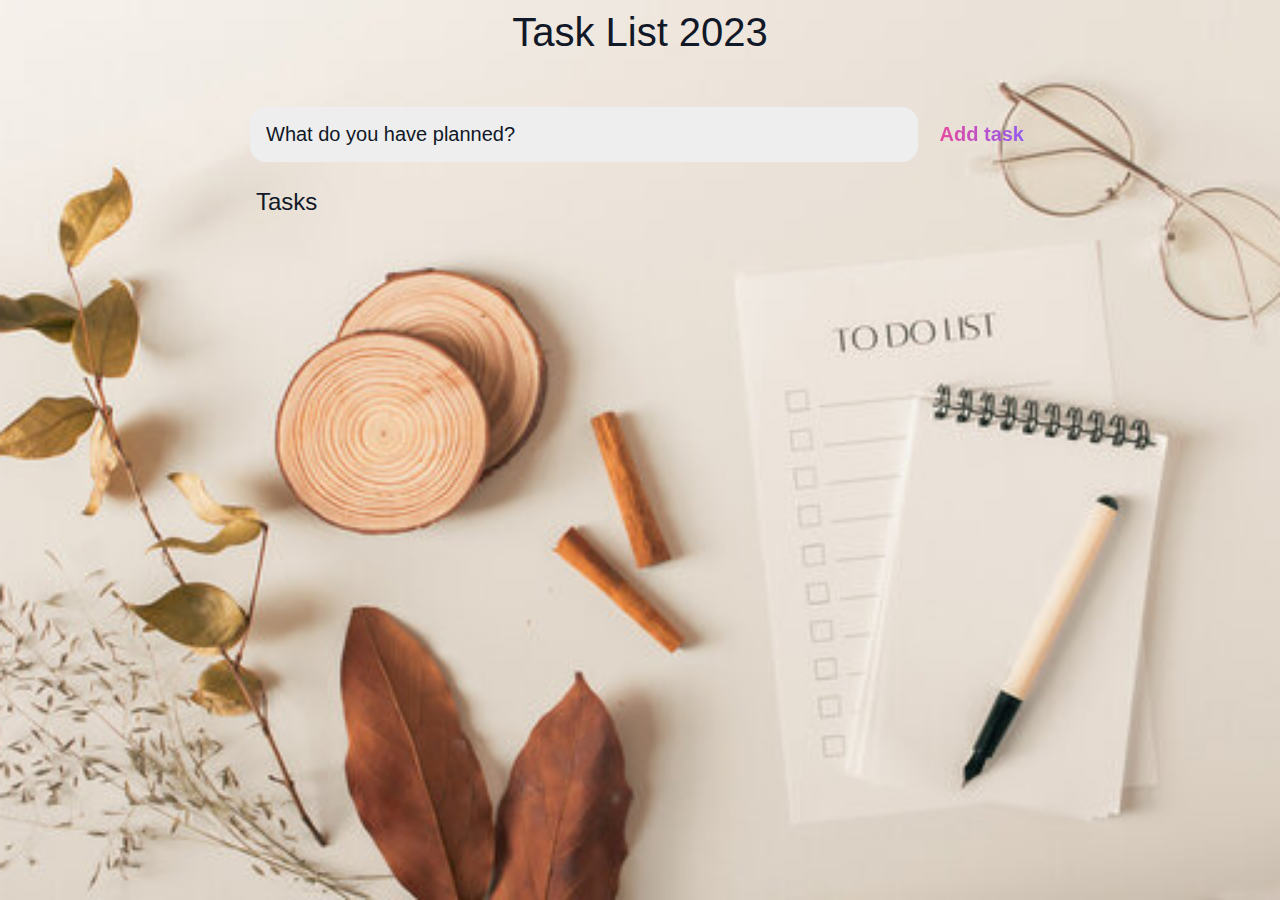
<file: Task 2/index1.html>
<!DOCTYPE html>
<html lang="en">
<head>
	<meta charset="UTF-8">
	<meta http-equiv="X-UA-Compatible" content="IE=edge">
	<meta name="viewport" content="width=device-width, initial-scale=1.0">
	<title>Task List 2023</title>

	<link rel="stylesheet" href="style1.css" />

	<style>
		body {
		    background-image: url('../Task 2/image3.jpg'); 
		    background-size: cover;
		    background-position: center;
		    background-repeat: no-repeat;
		    font-family: Arial, sans-serif; 
		    margin: 0; 
		}

		
		header {
		  
		    padding: 10px;
		}

		
	</style>
</head>
<body>
	
	<header>
		<center><h1>Task List 2023</h1></center><br><br>
		<form id="new-task-form">
			<input 
				type="text" 
				name="new-task-input" 
				id="new-task-input" 
				placeholder="What do you have planned?" />
			<input 
				type="submit"
				id="new-task-submit" 
				value="Add task" />
		</form>
	</header>
	<main>
		<section class="task-list">
			<h2>Tasks</h2>

			<div id="tasks">

			

			</div>
		</section>
	</main>

	<script src="java_script.js"></script>
</body>
</html>
</file>
<file: Task 2/style1.css>
:root {
	--dark: #374151;
	--darker: #1F2937;
	--darkest: #111827;
	--grey: #6B7280;
	--pink: #EC4899;
	--purple: #8B5CF6;
	--light: #EEE;
}

* {
	margin: 0;
	box-sizing: border-box;
	font-family: "Fira sans", sans-serif;
}

body {
	display: flex;
	flex-direction: column;
	min-height: 100vh;
	color: #FFF;
	background-color: var(--dark);
}

header {
	padding: 2rem 1rem;
	max-width: 800px;
	width: 100%;
	margin: 0 auto;
}

header h1{ 
	font-size: 2.5rem;
	font-weight: 300;
	color: var(--darkest);
	margin-bottom: 1rem;
}

#new-task-form {
	display: flex;;
}

input, button {
	appearance: none;
	border: none;
	outline: none;
	background: none;
}

#new-task-input {
	flex: 1 1 0%;
	background-color: var(--light);
	padding: 1rem;
	border-radius: 1rem;
	margin-right: 1rem;
	color: var(--darkest);
	font-size: 1.25rem;
}

#new-task-input::placeholder {
	color: var(--black);
}

#new-task-submit {
	color: var(--pink);
	font-size: 1.25rem;
	font-weight: 700;
	background-image: linear-gradient(to right, var(--pink), var(--purple));
	background-clip: text;
    -webkit-background-clip: text;
	-webkit-text-fill-color: transparent;
	cursor: pointer;
	transition: 0.4s;
}

#new-task-submit:hover {
	opacity: 0.8;
}

#new-task-submit:active {
	opacity: 0.6;
}

main {
	flex: 1 1 0%;
	max-width: 800px;
	width: 100%;
	margin: 0 auto;
}

.task-list {
	padding: 1rem;
}

.task-list h2 {
	font-size: 1.5rem;
	font-weight: 300;
	color: var(--darkest);
	margin-bottom: 1rem;
}

#tasks .task {
	display: flex;
	justify-content: space-between;
	background-color: var(--light);
	padding: 1rem;
	border-radius: 1rem;
	margin-bottom: 1rem;
}

.task .content {
	flex: 1 1 0%;
}

.task .content .text {
	color: var(--darkest);
	font-size: 1.125rem;
	width: 100%;
	display: block;
	transition: 0.4s;
}

.task .content .text:not(:read-only) {
	color: var(--pink);
}

.task .actions {
	display: flex;
	margin: 0 -0.5rem;
}

.task .actions button {
	cursor: pointer;
	margin: 0 0.5rem;
	font-size: 1.125rem;
	font-weight: 700;
	text-transform: uppercase;
	transition: 0.4s;
}

.task .actions button:hover {
	opacity: 0.8;
}

.task .actions button:active {
	opacity: 0.6;
}

.task .actions .edit {
	background-image: linear-gradient(to right, var(--pink), var(--purple));
	background-clip: text;
    -webkit-background-clip: text;
	-webkit-text-fill-color: transparent;
}

.task .actions .delete {
	color: crimson;
}
</file>
